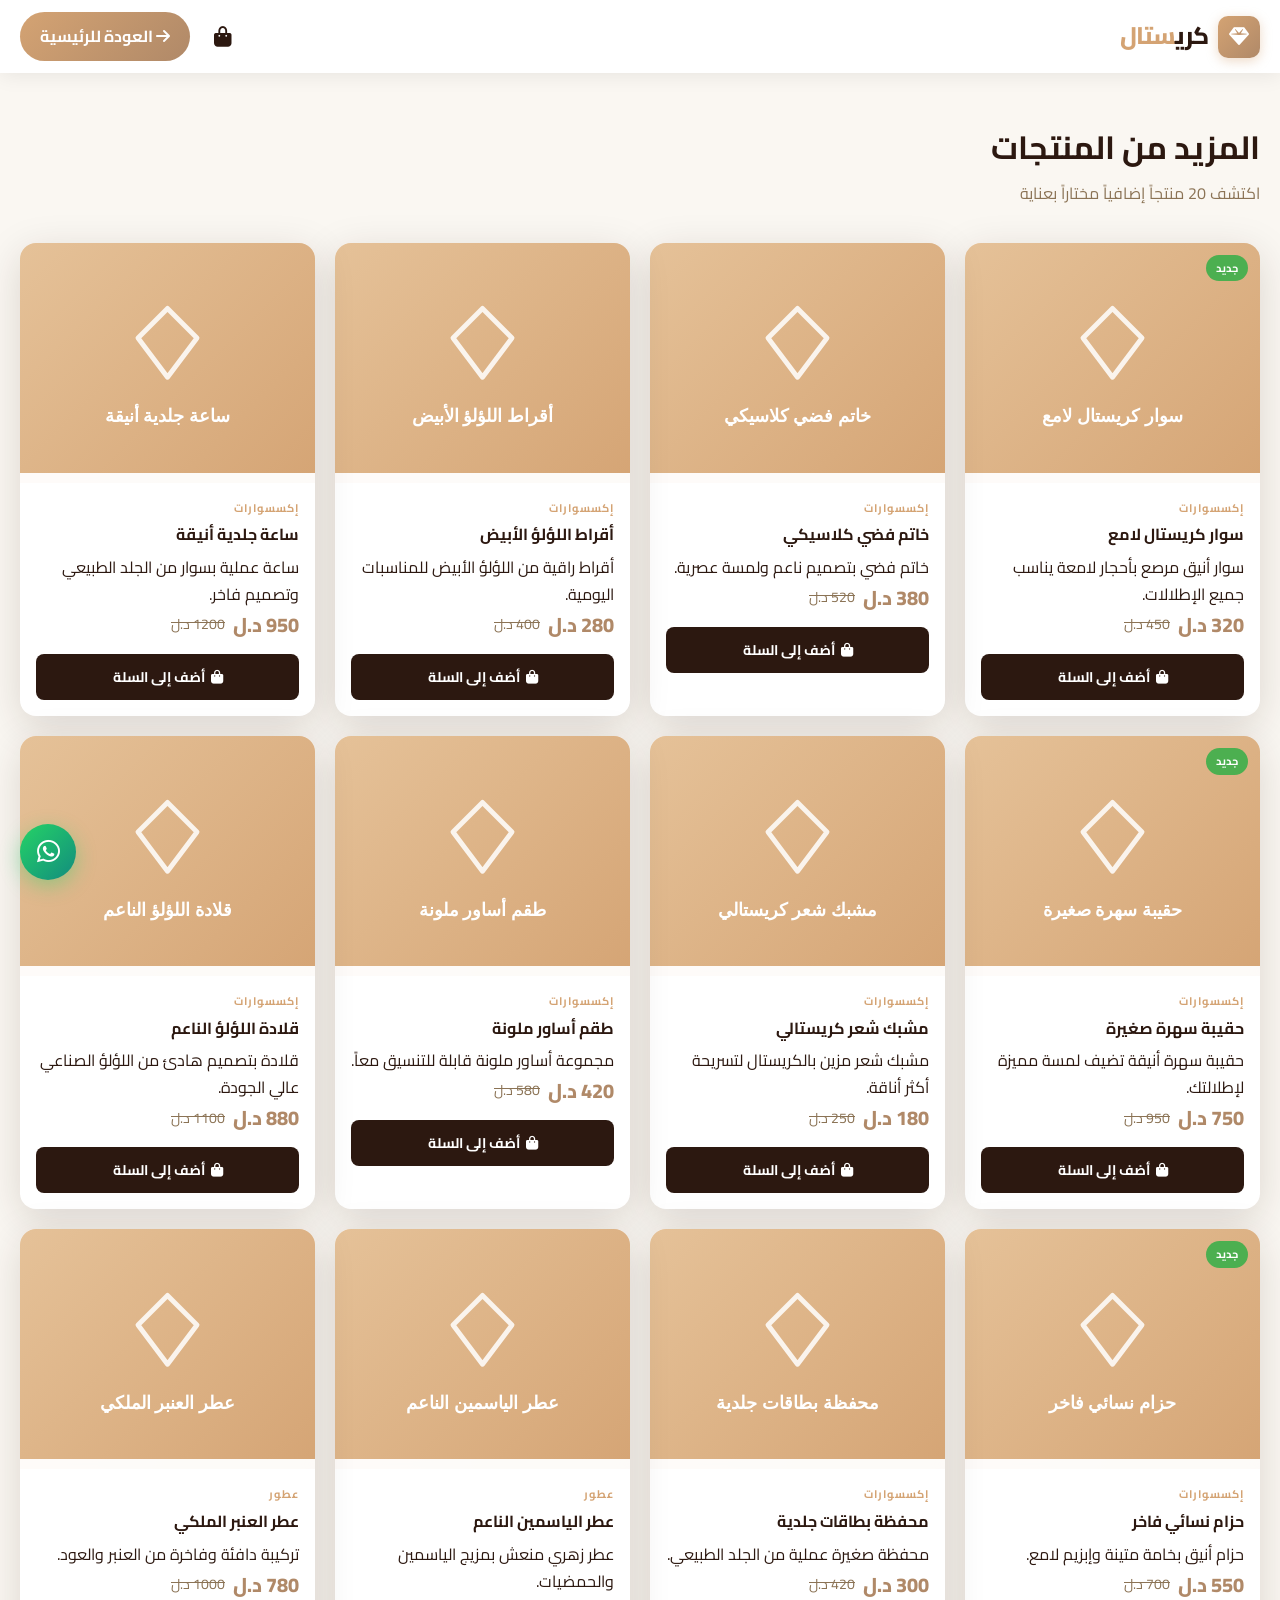
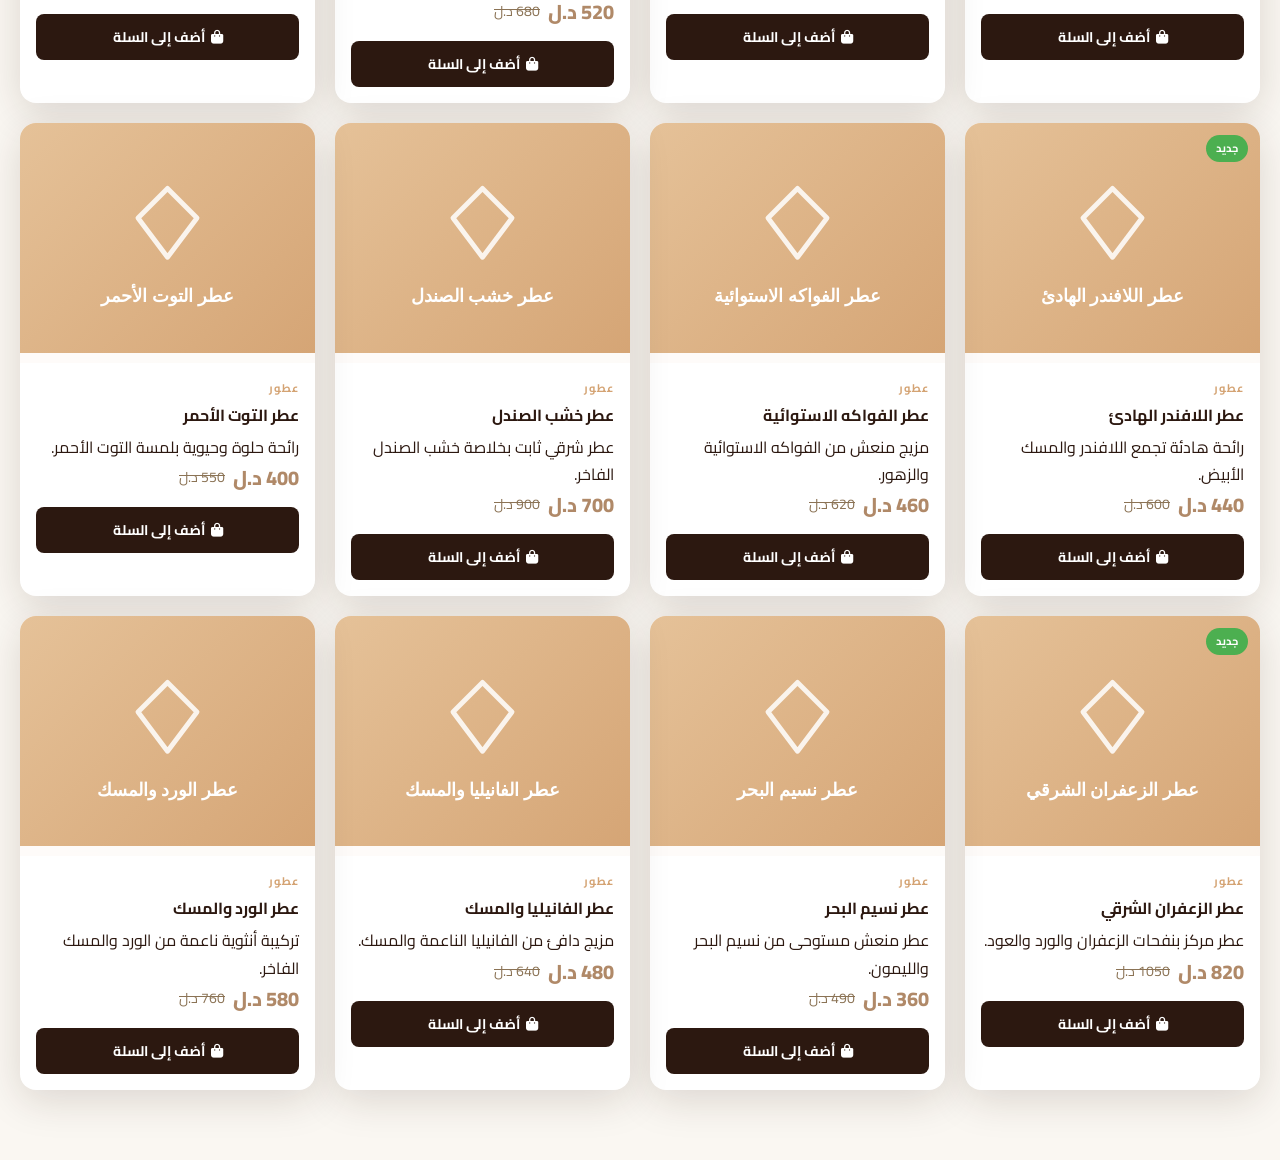
<file: products.html>
<!DOCTYPE html>
<html lang="ar" dir="rtl">
<head>
    <meta charset="UTF-8">
    <meta name="viewport" content="width=device-width, initial-scale=1.0">
    <title>المزيد من المنتجات | كريستال</title>
    <link href="https://fonts.googleapis.com/css2?family=Cairo:wght@300;400;600;700;800&display=swap" rel="stylesheet">
    <link rel="stylesheet" href="https://cdnjs.cloudflare.com/ajax/libs/font-awesome/6.4.0/css/all.min.css">
    <link rel="stylesheet" href="style.css">
    <style>
        .more-products-page { padding-top: 120px; min-height: 100vh; }
        .more-products-header { max-width: 1400px; margin: 0 auto 35px; padding: 0 20px; }
        .more-products-header h1 { font-size: 32px; color: var(--secondary); margin-bottom: 6px; }
        .more-products-header p { color: var(--gray); }
        .back-home { color: white; background: linear-gradient(135deg, var(--primary), var(--primary-dark)); padding: 11px 20px; border-radius: 25px; text-decoration: none; font-weight: 700; white-space: nowrap; }
        .more-products-grid { max-width: 1400px; margin: 0 auto; padding: 0 20px 70px; }
        @media (max-width: 600px) { .more-products-header h1 { font-size: 25px; } .more-products-page { padding-top: 95px; } }
        @media (max-width: 480px) { .back-home { padding: 11px 14px; } .back-home span { display: none; } }
    </style>
</head>
<body>
    <header>
        <div class="header-container">
            <a href="index.html" class="logo"><div class="logo-icon"><i class="fas fa-gem"></i></div><div class="logo-text">كري<span>ستال</span></div></a>
            <div class="header-actions">
                <button class="cart-btn" type="button" onclick="toggleCart()" aria-label="السلة">
                    <i class="fas fa-shopping-bag"></i>
                    <span class="cart-count" id="cartCount">0</span>
                </button>
                <a href="index.html" class="back-home"><i class="fas fa-arrow-right"></i> <span>العودة للرئيسية</span></a>
            </div>
        </div>
    </header>

    <main class="more-products-page">
        <div class="more-products-header">
            <h1>المزيد من المنتجات</h1>
            <p>اكتشف 20 منتجاً إضافياً مختاراً بعناية</p>
        </div>
        <div class="products-grid more-products-grid" id="moreProductsGrid"></div>
    </main>

    <!-- Cart Sidebar (نفس سلة الصفحة الرئيسية) -->
    <div class="cart-overlay" id="cartOverlay" onclick="toggleCart()"></div>
    <div class="cart-sidebar" id="cartSidebar">
        <div class="cart-header">
            <h3><i class="fas fa-shopping-bag"></i> سلة المشتريات</h3>
            <button class="close-cart" type="button" onclick="toggleCart()" aria-label="إغلاق"><i class="fas fa-times"></i></button>
        </div>
        <div class="cart-items" id="cartItems">
            <div class="cart-empty">
                <i class="fas fa-shopping-bag"></i>
                <p>السلة فارغة</p>
            </div>
        </div>
        <div class="cart-footer">
            <div class="cart-total">
                <span>المجموع:</span>
                <span id="cartTotal">0 د.ل</span>
            </div>
            <button class="checkout-btn" type="button" onclick="checkoutWhatsApp()">
                <i class="fab fa-whatsapp"></i>
                إتمام الطلب عبر واتساب
            </button>
            <button class="clear-cart" type="button" onclick="clearCart()">إفراغ السلة</button>
        </div>
    </div>

    <!-- WhatsApp Float -->
    <a href="https://wa.me/218917021437" class="whatsapp-float" target="_blank" rel="noopener" aria-label="تواصل عبر واتساب">
        <i class="fab fa-whatsapp"></i>
    </a>

    <!-- Notification -->
    <div class="notification" id="notification">
        <i class="fas fa-check-circle"></i>
        <span id="notificationText">تمت الإضافة إلى السلة</span>
    </div>

    <script src="products-data.js"></script>
    <script src="script.js"></script>
</body>
</html>
</file>
<file: style.css>
:root {
    --primary: #d4a373;
    --primary-dark: #b08968;
    --secondary: #2c1810;
    --accent: #e6b89c;
    --light: #faf7f2;
    --white: #ffffff;
    --dark: #1a0f0a;
    --gray: #8b7355;
    --success: #4caf50;
    --danger: #e74c3c;
    --shadow: 0 10px 40px rgba(44, 24, 16, 0.15);
    --shadow-hover: 0 20px 60px rgba(44, 24, 16, 0.25);
    --radius: 16px;
    --transition: all 0.4s cubic-bezier(0.4, 0, 0.2, 1);
}

* { margin: 0; padding: 0; box-sizing: border-box; -webkit-tap-highlight-color: transparent; }
html { scroll-behavior: smooth; }
body {
    font-family: 'Cairo', sans-serif;
    background: var(--light);
    color: var(--secondary);
    line-height: 1.7;
    overflow-x: hidden;
    -webkit-font-smoothing: antialiased;
    -moz-osx-font-smoothing: grayscale;
}

::-webkit-scrollbar { width: 6px; }
::-webkit-scrollbar-track { background: var(--light); }
::-webkit-scrollbar-thumb { background: var(--primary); border-radius: 3px; }

/* ===== HEADER ===== */
header {
    position: fixed;
    top: 0;
    width: 100%;
    background: rgba(255,255,255,0.98);
    backdrop-filter: blur(20px);
    -webkit-backdrop-filter: blur(20px);
    z-index: 1000;
    box-shadow: 0 2px 20px rgba(0,0,0,0.08);
    transition: var(--transition);
}
.header-container {
    max-width: 1400px;
    margin: 0 auto;
    padding: 12px 20px;
    display: flex;
    justify-content: space-between;
    align-items: center;
    gap: 15px;
}

/* Logo */
.logo {
    display: flex;
    align-items: center;
    gap: 10px;
    text-decoration: none;
    flex-shrink: 0;
}
.logo-icon {
    width: 42px;
    height: 42px;
    min-width: 42px;
    background: linear-gradient(135deg, var(--primary), var(--primary-dark));
    border-radius: 10px;
    display: flex;
    align-items: center;
    justify-content: center;
    color: white;
    font-size: 20px;
    box-shadow: 0 3px 12px rgba(212, 163, 115, 0.4);
}
.logo-text {
    font-size: 24px;
    font-weight: 800;
    color: var(--secondary);
    letter-spacing: -1px;
    white-space: nowrap;
}
.logo-text span { color: var(--primary); }

/* Navigation */
nav ul {
    display: flex;
    list-style: none;
    gap: 30px;
}
nav a {
    text-decoration: none;
    color: var(--secondary);
    font-weight: 600;
    font-size: 14px;
    position: relative;
    transition: var(--transition);
    white-space: nowrap;
}
nav a::after {
    content: '';
    position: absolute;
    bottom: -4px;
    right: 0;
    width: 0;
    height: 2px;
    background: var(--primary);
    transition: var(--transition);
}
nav a:hover { color: var(--primary); }
nav a:hover::after { width: 100%; }

/* Header Actions */
.header-actions {
    display: flex;
    align-items: center;
    gap: 12px;
    flex-shrink: 0;
}
.cart-btn {
    position: relative;
    background: none;
    border: none;
    font-size: 20px;
    color: var(--secondary);
    cursor: pointer;
    padding: 8px;
    border-radius: 50%;
    transition: var(--transition);
    display: flex;
    align-items: center;
    justify-content: center;
    width: 42px;
    height: 42px;
}
.cart-btn:hover {
    background: var(--light);
    color: var(--primary);
}
.cart-btn:active { transform: scale(0.95); }
.cart-count {
    position: absolute;
    top: -2px;
    right: -2px;
    background: var(--danger);
    color: white;
    font-size: 10px;
    font-weight: 800;
    width: 18px;
    height: 18px;
    border-radius: 50%;
    display: flex;
    align-items: center;
    justify-content: center;
    border: 2px solid white;
}
.whatsapp-btn {
    background: linear-gradient(135deg, #25d366, #128c7e);
    color: white;
    padding: 8px 16px;
    border-radius: 25px;
    text-decoration: none;
    font-weight: 700;
    font-size: 13px;
    display: flex;
    align-items: center;
    gap: 6px;
    transition: var(--transition);
    box-shadow: 0 3px 12px rgba(37, 211, 102, 0.3);
    white-space: nowrap;
}
.whatsapp-btn:hover {
    transform: translateY(-2px);
    box-shadow: 0 6px 20px rgba(37, 211, 102, 0.4);
}
.whatsapp-btn i { font-size: 16px; }

/* Mobile Menu Button */
.mobile-menu-btn {
    display: none;
    background: none;
    border: none;
    font-size: 22px;
    color: var(--secondary);
    cursor: pointer;
    padding: 8px;
    border-radius: 8px;
    transition: var(--transition);
    width: 42px;
    height: 42px;
    align-items: center;
    justify-content: center;
}
.mobile-menu-btn:hover { background: var(--light); }
.mobile-menu-btn:active { transform: scale(0.95); }

/* ===== HERO ===== */
.hero {
    margin-top: 70px;
    background: linear-gradient(135deg, var(--secondary) 0%, #3d2317 50%, var(--secondary) 100%);
    min-height: 85vh;
    display: flex;
    align-items: center;
    position: relative;
    overflow: hidden;
}
.hero::before {
    content: '';
    position: absolute;
    top: -50%;
    right: -20%;
    width: 800px;
    height: 800px;
    background: radial-gradient(circle, rgba(212,163,115,0.15) 0%, transparent 70%);
    border-radius: 50%;
}
.hero::after {
    content: '';
    position: absolute;
    bottom: -30%;
    left: -10%;
    width: 600px;
    height: 600px;
    background: radial-gradient(circle, rgba(230,184,156,0.1) 0%, transparent 70%);
    border-radius: 50%;
}
.hero-container {
    max-width: 1400px;
    margin: 0 auto;
    padding: 40px 20px;
    display: grid;
    grid-template-columns: 1fr 1fr;
    gap: 40px;
    align-items: center;
    position: relative;
    z-index: 1;
}
.hero-content h1 {
    font-size: 48px;
    font-weight: 800;
    color: var(--white);
    line-height: 1.2;
    margin-bottom: 16px;
}
.hero-content h1 span { color: var(--primary); }
.hero-content p {
    font-size: 16px;
    color: rgba(255,255,255,0.85);
    margin-bottom: 24px;
    max-width: 480px;
}
.hero-badges {
    display: flex;
    gap: 10px;
    margin-bottom: 28px;
    flex-wrap: wrap;
}
.badge {
    background: rgba(255,255,255,0.1);
    backdrop-filter: blur(10px);
    -webkit-backdrop-filter: blur(10px);
    padding: 6px 14px;
    border-radius: 25px;
    color: var(--primary);
    font-size: 12px;
    font-weight: 600;
    border: 1px solid rgba(212,163,115,0.3);
    display: flex;
    align-items: center;
    gap: 5px;
}
.badge i { font-size: 11px; }
.hero-buttons {
    display: flex;
    gap: 12px;
    flex-wrap: wrap;
}
.btn-primary {
    background: linear-gradient(135deg, var(--primary), var(--primary-dark));
    color: white;
    padding: 14px 28px;
    border-radius: 30px;
    text-decoration: none;
    font-weight: 700;
    font-size: 15px;
    display: inline-flex;
    align-items: center;
    gap: 8px;
    transition: var(--transition);
    border: none;
    cursor: pointer;
    box-shadow: 0 6px 20px rgba(212,163,115,0.4);
    white-space: nowrap;
}
.btn-primary:hover {
    transform: translateY(-3px);
    box-shadow: 0 12px 35px rgba(212,163,115,0.5);
}
.btn-primary:active { transform: scale(0.98); }
.btn-secondary {
    background: transparent;
    color: white;
    padding: 14px 28px;
    border-radius: 30px;
    text-decoration: none;
    font-weight: 700;
    font-size: 15px;
    display: inline-flex;
    align-items: center;
    gap: 8px;
    transition: var(--transition);
    border: 2px solid rgba(255,255,255,0.3);
    white-space: nowrap;
}
.btn-secondary:hover {
    background: rgba(255,255,255,0.1);
    border-color: var(--primary);
}
.btn-secondary:active { transform: scale(0.98); }
.hero-image {
    position: relative;
    display: flex;
    justify-content: center;
}
.hero-image img {
    width: 100%;
    max-width: 450px;
    border-radius: var(--radius);
    box-shadow: var(--shadow-hover);
    animation: float 6s ease-in-out infinite;
}
@keyframes float {
    0%, 100% { transform: translateY(0); }
    50% { transform: translateY(-15px); }
}

/* ===== FEATURES BAR ===== */
.features-bar {
    background: var(--white);
    padding: 30px 20px;
    position: relative;
    z-index: 10;
}
.features-container {
    max-width: 1400px;
    margin: 0 auto;
    display: grid;
    grid-template-columns: repeat(4, 1fr);
    gap: 20px;
}
.feature-item {
    display: flex;
    align-items: center;
    gap: 12px;
    padding: 16px;
    background: var(--light);
    border-radius: var(--radius);
    transition: var(--transition);
}
.feature-item:hover {
    transform: translateY(-4px);
    box-shadow: var(--shadow);
}
.feature-icon {
    width: 44px;
    height: 44px;
    min-width: 44px;
    background: linear-gradient(135deg, var(--primary), var(--primary-dark));
    border-radius: 10px;
    display: flex;
    align-items: center;
    justify-content: center;
    color: white;
    font-size: 18px;
}
.feature-text h4 {
    font-size: 14px;
    font-weight: 700;
    color: var(--secondary);
}
.feature-text p {
    font-size: 12px;
    color: var(--gray);
}

/* ===== SECTIONS ===== */
section { padding: 60px 20px; }
.section-header {
    text-align: center;
    margin-bottom: 40px;
}
.section-header h2 {
    font-size: 32px;
    font-weight: 800;
    color: var(--secondary);
    margin-bottom: 12px;
}
.section-header p {
    font-size: 15px;
    color: var(--gray);
    max-width: 500px;
    margin: 0 auto;
}
.section-header .line {
    width: 50px;
    height: 3px;
    background: linear-gradient(90deg, var(--primary), var(--primary-dark));
    margin: 16px auto 0;
    border-radius: 2px;
}

/* ===== CATEGORIES ===== */
.categories { background: var(--white); }
.categories-grid {
    max-width: 1400px;
    margin: 0 auto;
    display: grid;
    grid-template-columns: repeat(2, 1fr);
    gap: 20px;
}
.category-card {
    position: relative;
    border-radius: var(--radius);
    overflow: hidden;
    height: 300px;
    cursor: pointer;
    transition: var(--transition);
}
.category-card:hover {
    transform: translateY(-8px);
    box-shadow: var(--shadow-hover);
}
.category-card img {
    width: 100%;
    height: 100%;
    object-fit: cover;
    transition: var(--transition);
}
.category-card:hover img { transform: scale(1.1); }
.category-overlay {
    position: absolute;
    bottom: 0;
    left: 0;
    right: 0;
    background: linear-gradient(to top, rgba(26,15,10,0.9), transparent);
    padding: 35px 25px 25px;
    color: white;
}
.category-overlay h3 {
    font-size: 24px;
    font-weight: 800;
    margin-bottom: 6px;
}
.category-overlay p {
    font-size: 13px;
    opacity: 0.9;
}
.category-overlay .arrow {
    position: absolute;
    top: 25px;
    left: 25px;
    width: 40px;
    height: 40px;
    background: var(--primary);
    border-radius: 50%;
    display: flex;
    align-items: center;
    justify-content: center;
    color: white;
    font-size: 16px;
    transition: var(--transition);
}
.category-card:hover .arrow { transform: rotate(-45deg); }

/* ===== PRODUCTS ===== */
.products { background: var(--light); }
.products-container { max-width: 1400px; margin: 0 auto; }
.products-filter {
    display: flex;
    justify-content: center;
    gap: 10px;
    margin-bottom: 35px;
    flex-wrap: wrap;
}
.filter-btn {
    padding: 8px 20px;
    border: 2px solid var(--primary);
    background: transparent;
    color: var(--secondary);
    border-radius: 25px;
    font-family: 'Cairo', sans-serif;
    font-weight: 600;
    font-size: 13px;
    cursor: pointer;
    transition: var(--transition);
}
.filter-btn.active, .filter-btn:hover {
    background: var(--primary);
    color: white;
}
.filter-btn:active { transform: scale(0.95); }
.products-grid {
    display: grid;
    grid-template-columns: repeat(auto-fill, minmax(260px, 1fr));
    gap: 20px;
}
.product-card {
    background: var(--white);
    border-radius: var(--radius);
    overflow: hidden;
    box-shadow: var(--shadow);
    transition: var(--transition);
    position: relative;
}
.product-card:hover {
    transform: translateY(-8px);
    box-shadow: var(--shadow-hover);
}
.product-badge {
    position: absolute;
    top: 12px;
    right: 12px;
    background: var(--danger);
    color: white;
    padding: 4px 10px;
    border-radius: 15px;
    font-size: 11px;
    font-weight: 700;
    z-index: 2;
}
.product-badge.new { background: var(--success); }
.product-badge.bestseller { background: var(--primary); }
.product-image {
    position: relative;
    height: 240px;
    overflow: hidden;
    background: linear-gradient(135deg, #f5ebe0, #e6d5c3);
}
.product-image img {
    width: 100%;
    height: 100%;
    object-fit: cover;
    transition: var(--transition);
}
.product-card:hover .product-image img { transform: scale(1.1); }
.product-actions {
    position: absolute;
    bottom: -50px;
    left: 0;
    right: 0;
    display: flex;
    justify-content: center;
    gap: 8px;
    padding: 12px;
    background: rgba(255,255,255,0.95);
    backdrop-filter: blur(10px);
    -webkit-backdrop-filter: blur(10px);
    transition: var(--transition);
}
.product-card:hover .product-actions { bottom: 0; }
.action-btn {
    width: 36px;
    height: 36px;
    border-radius: 50%;
    border: none;
    background: var(--light);
    color: var(--secondary);
    cursor: pointer;
    display: flex;
    align-items: center;
    justify-content: center;
    transition: var(--transition);
    font-size: 14px;
}
.action-btn:hover {
    background: var(--primary);
    color: white;
}
.action-btn:active { transform: scale(0.9); }
.product-info { padding: 16px; }
.product-category {
    font-size: 11px;
    color: var(--primary);
    font-weight: 700;
    text-transform: uppercase;
    letter-spacing: 1px;
    margin-bottom: 6px;
}
.product-name {
    font-size: 16px;
    font-weight: 700;
    color: var(--secondary);
    margin-bottom: 8px;
    line-height: 1.4;
}
.product-price {
    display: flex;
    align-items: center;
    gap: 8px;
    margin-bottom: 12px;
}
.current-price {
    font-size: 20px;
    font-weight: 800;
    color: var(--primary-dark);
}
.old-price {
    font-size: 14px;
    color: var(--gray);
    text-decoration: line-through;
}
.add-to-cart {
    width: 100%;
    padding: 10px;
    background: var(--secondary);
    color: white;
    border: none;
    border-radius: 8px;
    font-family: 'Cairo', sans-serif;
    font-weight: 700;
    font-size: 14px;
    cursor: pointer;
    transition: var(--transition);
    display: flex;
    align-items: center;
    justify-content: center;
    gap: 6px;
}
.add-to-cart:hover { background: var(--primary); }
.add-to-cart:active { transform: scale(0.98); }

/* ===== CART SIDEBAR ===== */
.cart-overlay {
    position: fixed;
    top: 0;
    left: 0;
    width: 100%;
    height: 100%;
    background: rgba(0,0,0,0.5);
    z-index: 2000;
    opacity: 0;
    visibility: hidden;
    transition: var(--transition);
}
.cart-overlay.active {
    opacity: 1;
    visibility: visible;
}
.cart-sidebar {
    position: fixed;
    top: 0;
    right: -100%;
    width: 100%;
    max-width: 420px;
    height: 100%;
    background: var(--white);
    z-index: 2001;
    transition: var(--transition);
    display: flex;
    flex-direction: column;
    box-shadow: -10px 0 40px rgba(0,0,0,0.2);
}
.cart-sidebar.active { right: 0; }
.cart-header {
    padding: 20px;
    border-bottom: 1px solid #eee;
    display: flex;
    justify-content: space-between;
    align-items: center;
}
.cart-header h3 {
    font-size: 20px;
    font-weight: 800;
    display: flex;
    align-items: center;
    gap: 8px;
}
.close-cart {
    background: none;
    border: none;
    font-size: 22px;
    color: var(--secondary);
    cursor: pointer;
    width: 40px;
    height: 40px;
    border-radius: 50%;
    display: flex;
    align-items: center;
    justify-content: center;
    transition: var(--transition);
}
.close-cart:hover { background: var(--light); }
.close-cart:active { transform: scale(0.9); }
.cart-items {
    flex: 1;
    overflow-y: auto;
    padding: 16px;
    -webkit-overflow-scrolling: touch;
}
.cart-item {
    display: flex;
    gap: 12px;
    padding: 12px 0;
    border-bottom: 1px solid #eee;
}
.cart-item-image {
    width: 70px;
    height: 70px;
    border-radius: 8px;
    object-fit: cover;
    background: var(--light);
    flex-shrink: 0;
}
.cart-item-details { flex: 1; min-width: 0; }
.cart-item-name {
    font-weight: 700;
    font-size: 14px;
    margin-bottom: 4px;
    white-space: nowrap;
    overflow: hidden;
    text-overflow: ellipsis;
}
.cart-item-price {
    color: var(--primary-dark);
    font-weight: 700;
    font-size: 15px;
}
.cart-item-qty {
    display: flex;
    align-items: center;
    gap: 8px;
    margin-top: 6px;
}
.qty-btn {
    width: 26px;
    height: 26px;
    border: 1px solid #ddd;
    background: white;
    border-radius: 5px;
    cursor: pointer;
    display: flex;
    align-items: center;
    justify-content: center;
    font-size: 14px;
    transition: var(--transition);
    flex-shrink: 0;
}
.qty-btn:hover {
    background: var(--primary);
    color: white;
    border-color: var(--primary);
}
.qty-btn:active { transform: scale(0.9); }
.qty-value {
    font-weight: 700;
    min-width: 20px;
    text-align: center;
    font-size: 14px;
}
.remove-item {
    color: var(--danger);
    background: none;
    border: none;
    cursor: pointer;
    font-size: 16px;
    padding: 4px;
    transition: var(--transition);
    flex-shrink: 0;
    align-self: flex-start;
}
.remove-item:hover { transform: scale(1.2); }
.remove-item:active { transform: scale(0.9); }
.cart-empty {
    text-align: center;
    padding: 50px 20px;
    color: var(--gray);
}
.cart-empty i {
    font-size: 50px;
    margin-bottom: 16px;
    color: var(--primary);
    opacity: 0.5;
}
.cart-footer {
    padding: 20px;
    border-top: 1px solid #eee;
    background: var(--light);
}
.cart-total {
    display: flex;
    justify-content: space-between;
    align-items: center;
    margin-bottom: 16px;
    font-size: 16px;
}
.cart-total span:last-child {
    font-weight: 800;
    font-size: 22px;
    color: var(--primary-dark);
}
.checkout-btn {
    width: 100%;
    padding: 14px;
    background: linear-gradient(135deg, #25d366, #128c7e);
    color: white;
    border: none;
    border-radius: 10px;
    font-family: 'Cairo', sans-serif;
    font-weight: 800;
    font-size: 16px;
    cursor: pointer;
    transition: var(--transition);
    display: flex;
    align-items: center;
    justify-content: center;
    gap: 8px;
    margin-bottom: 8px;
}
.checkout-btn:hover {
    transform: translateY(-2px);
    box-shadow: 0 6px 20px rgba(37, 211, 102, 0.4);
}
.checkout-btn:active { transform: scale(0.98); }
.clear-cart {
    width: 100%;
    padding: 10px;
    background: transparent;
    color: var(--danger);
    border: 2px solid var(--danger);
    border-radius: 10px;
    font-family: 'Cairo', sans-serif;
    font-weight: 700;
    font-size: 13px;
    cursor: pointer;
    transition: var(--transition);
}
.clear-cart:hover {
    background: var(--danger);
    color: white;
}
.clear-cart:active { transform: scale(0.98); }

/* ===== ABOUT ===== */
.about { background: var(--white); }
.about-container {
    max-width: 1400px;
    margin: 0 auto;
    display: grid;
    grid-template-columns: 1fr 1fr;
    gap: 40px;
    align-items: center;
}
.about-image { position: relative; }
.about-image img {
    width: 100%;
    border-radius: var(--radius);
    box-shadow: var(--shadow);
}
.about-image::before {
    content: '';
    position: absolute;
    top: -15px;
    right: -15px;
    width: 100%;
    height: 100%;
    border: 3px solid var(--primary);
    border-radius: var(--radius);
    z-index: -1;
}
.about-content h2 {
    font-size: 32px;
    font-weight: 800;
    margin-bottom: 16px;
    color: var(--secondary);
}
.about-content p {
    color: var(--gray);
    margin-bottom: 16px;
    font-size: 15px;
}
.about-stats {
    display: grid;
    grid-template-columns: repeat(3, 1fr);
    gap: 15px;
    margin-top: 24px;
}
.stat-item {
    text-align: center;
    padding: 16px;
    background: var(--light);
    border-radius: var(--radius);
}
.stat-number {
    font-size: 28px;
    font-weight: 800;
    color: var(--primary);
    display: block;
}
.stat-label {
    font-size: 13px;
    color: var(--gray);
    font-weight: 600;
}

/* ===== DELIVERY ===== */
.delivery {
    background: linear-gradient(135deg, var(--secondary), #3d2317);
    color: white;
    position: relative;
    overflow: hidden;
}
.delivery::before {
    content: '';
    position: absolute;
    top: 0;
    left: 0;
    width: 100%;
    height: 100%;
    background: url("data:image/svg+xml,%3Csvg width='60' height='60' viewBox='0 0 60 60' xmlns='http://www.w3.org/2000/svg'%3E%3Cg fill='none' fill-rule='evenodd'%3E%3Cg fill='%23d4a373' fill-opacity='0.05'%3E%3Cpath d='M36 34v-4h-2v4h-4v2h4v4h2v-4h4v-2h-4zm0-30V0h-2v4h-4v2h4v4h2V6h4V4h-4zM6 34v-4H4v4H0v2h4v4h2v-4h4v-2H6zM6 4V0H4v4H0v2h4v4h2V6h4V4H6z'/%3E%3C/g%3E%3C/g%3E%3C/svg%3E");
}
.delivery-container {
    max-width: 1400px;
    margin: 0 auto;
    position: relative;
    z-index: 1;
    text-align: center;
}
.delivery h2 {
    font-size: 32px;
    font-weight: 800;
    margin-bottom: 16px;
}
.delivery > .delivery-container > p {
    font-size: 16px;
    opacity: 0.9;
    max-width: 600px;
    margin: 0 auto 40px;
}
.delivery-grid {
    display: grid;
    grid-template-columns: repeat(3, 1fr);
    gap: 20px;
    margin-top: 40px;
}
.delivery-card {
    background: rgba(255,255,255,0.1);
    backdrop-filter: blur(10px);
    -webkit-backdrop-filter: blur(10px);
    padding: 30px 20px;
    border-radius: var(--radius);
    border: 1px solid rgba(212,163,115,0.2);
    transition: var(--transition);
}
.delivery-card:hover {
    transform: translateY(-8px);
    background: rgba(255,255,255,0.15);
}
.delivery-card i {
    font-size: 40px;
    color: var(--primary);
    margin-bottom: 16px;
}
.delivery-card h3 {
    font-size: 20px;
    font-weight: 700;
    margin-bottom: 8px;
}
.delivery-card p {
    font-size: 14px;
    opacity: 0.9;
}

/* ===== TESTIMONIALS ===== */
.testimonials { background: var(--light); }
.testimonials-grid {
    max-width: 1400px;
    margin: 0 auto;
    display: grid;
    grid-template-columns: repeat(3, 1fr);
    gap: 20px;
}
.testimonial-card {
    background: var(--white);
    padding: 28px;
    border-radius: var(--radius);
    box-shadow: var(--shadow);
    transition: var(--transition);
}
.testimonial-card:hover { transform: translateY(-5px); }
.testimonial-stars {
    color: #ffc107;
    margin-bottom: 12px;
    font-size: 16px;
}
.testimonial-text {
    font-size: 14px;
    color: var(--gray);
    margin-bottom: 16px;
    line-height: 1.8;
}
.testimonial-author {
    display: flex;
    align-items: center;
    gap: 12px;
}
.author-avatar {
    width: 44px;
    height: 44px;
    border-radius: 50%;
    background: linear-gradient(135deg, var(--primary), var(--primary-dark));
    display: flex;
    align-items: center;
    justify-content: center;
    color: white;
    font-weight: 700;
    font-size: 16px;
    flex-shrink: 0;
}
.author-info h4 {
    font-size: 15px;
    font-weight: 700;
}
.author-info p {
    font-size: 12px;
    color: var(--gray);
}

/* ===== FOOTER ===== */
footer {
    background: var(--dark);
    color: white;
    padding: 60px 20px 24px;
}
.footer-container {
    max-width: 1400px;
    margin: 0 auto;
    display: grid;
    grid-template-columns: 2fr 1fr 1fr 1fr;
    gap: 40px;
    margin-bottom: 40px;
}
.footer-brand h3 {
    font-size: 24px;
    font-weight: 800;
    margin-bottom: 16px;
}
.footer-brand h3 span { color: var(--primary); }
.footer-brand p {
    color: rgba(255,255,255,0.7);
    font-size: 14px;
    line-height: 1.8;
    margin-bottom: 20px;
}
.footer-social {
    display: flex;
    gap: 10px;
}
.social-link {
    width: 40px;
    height: 40px;
    border-radius: 50%;
    background: rgba(255,255,255,0.1);
    display: flex;
    align-items: center;
    justify-content: center;
    color: white;
    text-decoration: none;
    transition: var(--transition);
    font-size: 16px;
}
.social-link:hover {
    background: var(--primary);
    transform: translateY(-3px);
}
.social-link:active { transform: scale(0.9); }
.footer-column h4 {
    font-size: 16px;
    font-weight: 700;
    margin-bottom: 20px;
    color: var(--primary);
}
.footer-column ul { list-style: none; }
.footer-column li { margin-bottom: 10px; }
.footer-column a {
    color: rgba(255,255,255,0.7);
    text-decoration: none;
    transition: var(--transition);
    font-size: 14px;
}
.footer-column a:hover {
    color: var(--primary);
    padding-right: 5px;
}
.footer-contact-item {
    display: flex;
    align-items: center;
    gap: 10px;
    margin-bottom: 12px;
    color: rgba(255,255,255,0.7);
    font-size: 14px;
}
.footer-contact-item i {
    color: var(--primary);
    font-size: 16px;
    width: 20px;
    text-align: center;
}
.footer-bottom {
    border-top: 1px solid rgba(255,255,255,0.1);
    padding-top: 24px;
    text-align: center;
    color: rgba(255,255,255,0.5);
    font-size: 13px;
}

/* ===== WHATSAPP FLOAT ===== */
.whatsapp-float {
    position: fixed;
    bottom: 20px;
    left: 20px;
    z-index: 1500;
    background: linear-gradient(135deg, #25d366, #128c7e);
    color: white;
    width: 56px;
    height: 56px;
    border-radius: 50%;
    display: flex;
    align-items: center;
    justify-content: center;
    font-size: 26px;
    text-decoration: none;
    box-shadow: 0 6px 20px rgba(37, 211, 102, 0.4);
    transition: var(--transition);
    animation: pulse 2s infinite;
}
.whatsapp-float:hover {
    transform: scale(1.1);
    box-shadow: 0 10px 30px rgba(37, 211, 102, 0.6);
}
.whatsapp-float:active { transform: scale(0.9); }
@keyframes pulse {
    0%, 100% { box-shadow: 0 6px 20px rgba(37, 211, 102, 0.4); }
    50% { box-shadow: 0 6px 30px rgba(37, 211, 102, 0.7); }
}

/* ===== NOTIFICATION ===== */
.notification {
    position: fixed;
    top: 90px;
    left: 50%;
    transform: translateX(-50%) translateY(-100px);
    background: var(--secondary);
    color: white;
    padding: 12px 24px;
    border-radius: 10px;
    font-weight: 700;
    z-index: 3000;
    opacity: 0;
    transition: var(--transition);
    display: flex;
    align-items: center;
    gap: 8px;
    box-shadow: var(--shadow-hover);
    font-size: 14px;
    white-space: nowrap;
    max-width: 90vw;
}
.notification.show {
    transform: translateX(-50%) translateY(0);
    opacity: 1;
}
.notification i { color: var(--success); font-size: 18px; }

/* ===== QUICK VIEW MODAL ===== */
.quick-view-overlay {
    position: fixed;
    top: 0;
    left: 0;
    width: 100%;
    height: 100%;
    background: rgba(0,0,0,0.6);
    backdrop-filter: blur(5px);
    -webkit-backdrop-filter: blur(5px);
    z-index: 2500;
    display: flex;
    align-items: center;
    justify-content: center;
    opacity: 0;
    visibility: hidden;
    transition: var(--transition);
    padding: 20px;
}
.quick-view-overlay.active {
    opacity: 1;
    visibility: visible;
}
.quick-view-modal {
    background: var(--white);
    border-radius: var(--radius);
    max-width: 600px;
    width: 100%;
    max-height: 90vh;
    overflow-y: auto;
    display: flex;
    flex-direction: column;
    box-shadow: var(--shadow-hover);
    transform: translateY(30px);
    transition: transform 0.3s ease;
    position: relative;
}
.quick-view-overlay.active .quick-view-modal {
    transform: translateY(0);
}
.quick-view-close {
    position: absolute;
    top: 12px;
    right: 12px;
    width: 40px;
    height: 40px;
    border-radius: 50%;
    background: var(--light);
    border: none;
    font-size: 18px;
    cursor: pointer;
    z-index: 10;
    display: flex;
    align-items: center;
    justify-content: center;
    transition: var(--transition);
    color: var(--secondary);
}
.quick-view-close:hover {
    background: var(--danger);
    color: white;
}
.quick-view-image {
    width: 100%;
    height: 350px;
    object-fit: cover;
    background: var(--light);
}
.quick-view-details {
    padding: 24px;
}
.quick-view-category {
    color: var(--primary);
    font-weight: 700;
    font-size: 12px;
    text-transform: uppercase;
    letter-spacing: 1px;
    margin-bottom: 8px;
}
.quick-view-name {
    font-size: 24px;
    font-weight: 800;
    color: var(--secondary);
    margin-bottom: 12px;
}
.quick-view-desc {
    color: var(--gray);
    font-size: 14px;
    line-height: 1.8;
    margin-bottom: 18px;
}
.quick-view-price {
    font-size: 28px;
    font-weight: 800;
    color: var(--primary-dark);
    margin-bottom: 20px;
    display: flex;
    align-items: center;
    gap: 10px;
}
.quick-view-old-price {
    font-size: 18px;
    color: var(--gray);
    text-decoration: line-through;
    font-weight: 600;
}
.quick-view-add {
    width: 100%;
    padding: 14px;
    background: var(--secondary);
    color: white;
    border: none;
    border-radius: 10px;
    font-family: 'Cairo', sans-serif;
    font-weight: 700;
    font-size: 16px;
    cursor: pointer;
    transition: var(--transition);
    display: flex;
    align-items: center;
    justify-content: center;
    gap: 8px;
}
.quick-view-add:hover {
    background: var(--primary);
}
@media (max-width: 600px) {
    .quick-view-image {
        height: 250px;
    }
    .quick-view-details {
        padding: 18px;
    }
    .quick-view-name {
        font-size: 20px;
    }
}

/* ===== ANIMATIONS ===== */
.fade-in {
    opacity: 0;
    transform: translateY(30px);
    transition: opacity 0.6s ease, transform 0.6s ease;
}
.fade-in.visible {
    opacity: 1;
    transform: translateY(0);
}

/* ===== MOBILE RESPONSIVE ===== */
@media (max-width: 1200px) {
    .hero-content h1 { font-size: 40px; }
    .footer-container { grid-template-columns: 1fr 1fr; }
}

@media (max-width: 992px) {
    .hero-container { grid-template-columns: 1fr; text-align: center; gap: 30px; }
    .hero-content p { margin: 0 auto 20px; }
    .hero-badges { justify-content: center; }
    .hero-buttons { justify-content: center; }
    .hero-image { order: -1; }
    .hero-image img { max-width: 300px; }
    .features-container { grid-template-columns: repeat(2, 1fr); }
    .about-container { grid-template-columns: 1fr; }
    .about-image { order: -1; }
    .delivery-grid { grid-template-columns: 1fr; }
    .testimonials-grid { grid-template-columns: 1fr; }
    .categories-grid { grid-template-columns: 1fr; }
    .categories-grid .category-card { height: 250px; }
}

@media (max-width: 768px) {
    .header-container { padding: 10px 15px; }
    .logo-icon { width: 38px; height: 38px; min-width: 38px; font-size: 18px; }
    .logo-text { font-size: 20px; }
    .mobile-menu-btn { display: flex; }
    .whatsapp-text { display: none; }
    .whatsapp-btn { padding: 8px; border-radius: 50%; width: 40px; height: 40px; justify-content: center; }
    .whatsapp-btn i { font-size: 18px; }
    .cart-btn { width: 40px; height: 40px; font-size: 18px; }

    nav {
        display: none;
        position: absolute;
        top: 100%;
        left: 0;
        right: 0;
        background: white;
        padding: 15px;
        box-shadow: 0 10px 30px rgba(0,0,0,0.1);
        border-radius: 0 0 16px 16px;
    }
    nav.active { display: block; }
    nav ul { flex-direction: column; gap: 12px; }
    nav a { font-size: 15px; padding: 8px 0; display: block; }
    nav a::after { display: none; }

    .hero { margin-top: 60px; min-height: auto; padding: 30px 0; }
    .hero-content h1 { font-size: 28px; }
    .hero-content p { font-size: 14px; }
    .hero-badges { gap: 6px; }
    .badge { font-size: 11px; padding: 5px 10px; }
    .hero-buttons { flex-direction: column; gap: 10px; }
    .btn-primary, .btn-secondary { width: 100%; justify-content: center; padding: 12px 20px; font-size: 14px; }

    section { padding: 40px 15px; }
    .section-header h2 { font-size: 24px; }
    .section-header p { font-size: 14px; }

    .features-container { grid-template-columns: 1fr; gap: 12px; }
    .feature-item { padding: 12px; }
    .feature-icon { width: 40px; height: 40px; min-width: 40px; font-size: 16px; }
    .feature-text h4 { font-size: 13px; }
    .feature-text p { font-size: 11px; }

    .products-grid { grid-template-columns: repeat(2, 1fr); gap: 12px; }
    .product-image { height: 180px; }
    .product-info { padding: 12px; }
    .product-name { font-size: 14px; }
    .current-price { font-size: 16px; }
    .old-price { font-size: 12px; }
    .add-to-cart { padding: 8px; font-size: 12px; }
    .product-actions { bottom: 0; opacity: 1; padding: 8px; }
    .action-btn { width: 32px; height: 32px; font-size: 12px; }

    .about-content h2 { font-size: 24px; }
    .about-stats { grid-template-columns: 1fr; }
    .stat-number { font-size: 24px; }

    .delivery h2 { font-size: 24px; }
    .delivery-card { padding: 24px 16px; }
    .delivery-card i { font-size: 32px; }
    .delivery-card h3 { font-size: 18px; }

    .testimonial-card { padding: 20px; }
    .testimonial-text { font-size: 13px; }

    .footer-container { grid-template-columns: 1fr; gap: 30px; }
    .footer-brand h3 { font-size: 22px; }
    .footer-column h4 { font-size: 15px; }

    .cart-sidebar { max-width: 100%; }
    .cart-header { padding: 16px; }
    .cart-header h3 { font-size: 18px; }
    .cart-items { padding: 12px; }
    .cart-footer { padding: 16px; }
    .checkout-btn { padding: 12px; font-size: 15px; }

    .whatsapp-float { width: 50px; height: 50px; font-size: 22px; bottom: 15px; left: 15px; }
    .notification { top: 80px; font-size: 13px; padding: 10px 16px; }
}

@media (max-width: 480px) {
    .hero-content h1 { font-size: 24px; }
    .products-grid { grid-template-columns: 1fr; }
    .product-image { height: 220px; }
    .category-card { height: 200px; }
    .category-overlay h3 { font-size: 20px; }
    .category-overlay .arrow { width: 35px; height: 35px; font-size: 14px; }
}

/* Touch device optimizations */
@media (hover: none) {
    .product-actions { bottom: 0; opacity: 1; background: rgba(255,255,255,0.9); }
    .category-card:hover { transform: none; }
    .product-card:hover { transform: none; }
    .feature-item:hover { transform: none; }
}

/* Prevent horizontal scroll */
html, body {
    max-width: 100%;
    overflow-x: hidden;
}

/* ===== زر "مزيد من المنتجات" ===== */
.more-products-link {
    display: flex;
    width: max-content;
    margin: 30px auto 0;
}

/* منع تكبير الضغط المزدوج على الأزرار دون تعطيل النقرات */
button, a, .action-btn, .qty-btn {
    touch-action: manipulation;
}
</file>
